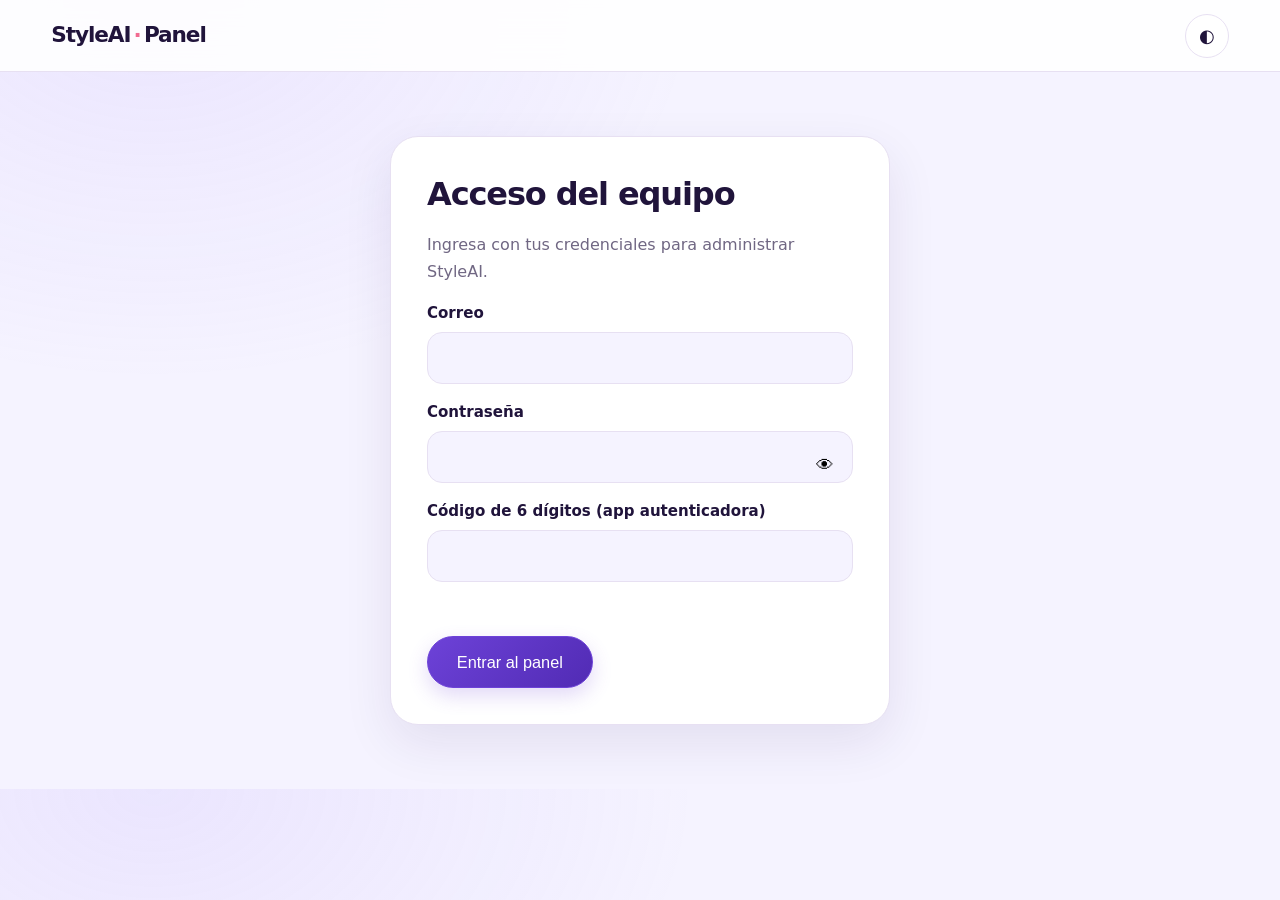
<file: index.html>
<!DOCTYPE html><html lang="es"><head><meta charset="UTF-8"><meta name="viewport" content="width=device-width, initial-scale=1">
<meta name="robots" content="noindex,nofollow"><meta name="theme-color" content="#6d42d8"><title>Panel · StyleAI</title>
<link rel="stylesheet" href="global.css"><link rel="stylesheet" href="admin.css"></head>
<body><header class="top"><span class="logo">StyleAI<span>·</span>Panel</span><nav><button id="btnTema" class="icono" aria-label="Modo claro u oscuro">◐</button><button id="btnSalir" class="btn suave" hidden>Salir</button></nav></header>
<main>
<section id="vLogin" class="caja"><h2>Acceso del equipo</h2><p>Ingresa con tus credenciales para administrar StyleAI.</p><form id="fLogin">
<label>Correo<input id="c" type="email" autocomplete="username" required></label>
<label>Contraseña<span class="campo"><input id="k" type="password" autocomplete="current-password" required><button type="button" class="ojo" aria-label="Mostrar contraseña">👁</button></span></label>
<label>Código de 6 dígitos (app autenticadora)<input id="o" inputmode="numeric" pattern="[0-9]{6}" maxlength="6" autocomplete="one-time-code" required></label>
<p id="m" class="msg" role="alert"></p><button class="btn grande" type="submit">Entrar al panel</button></form></section>
<section id="vPanel" class="caja ancha panel" hidden>
<p>Hola, <b id="quien"></b> · rol: <b id="rol"></b></p>
<div class="tabs" id="menu"></div><div id="cont"></div></section></main>
<script src="config.js"></script><script src="admin.js"></script></body></html>
</file>
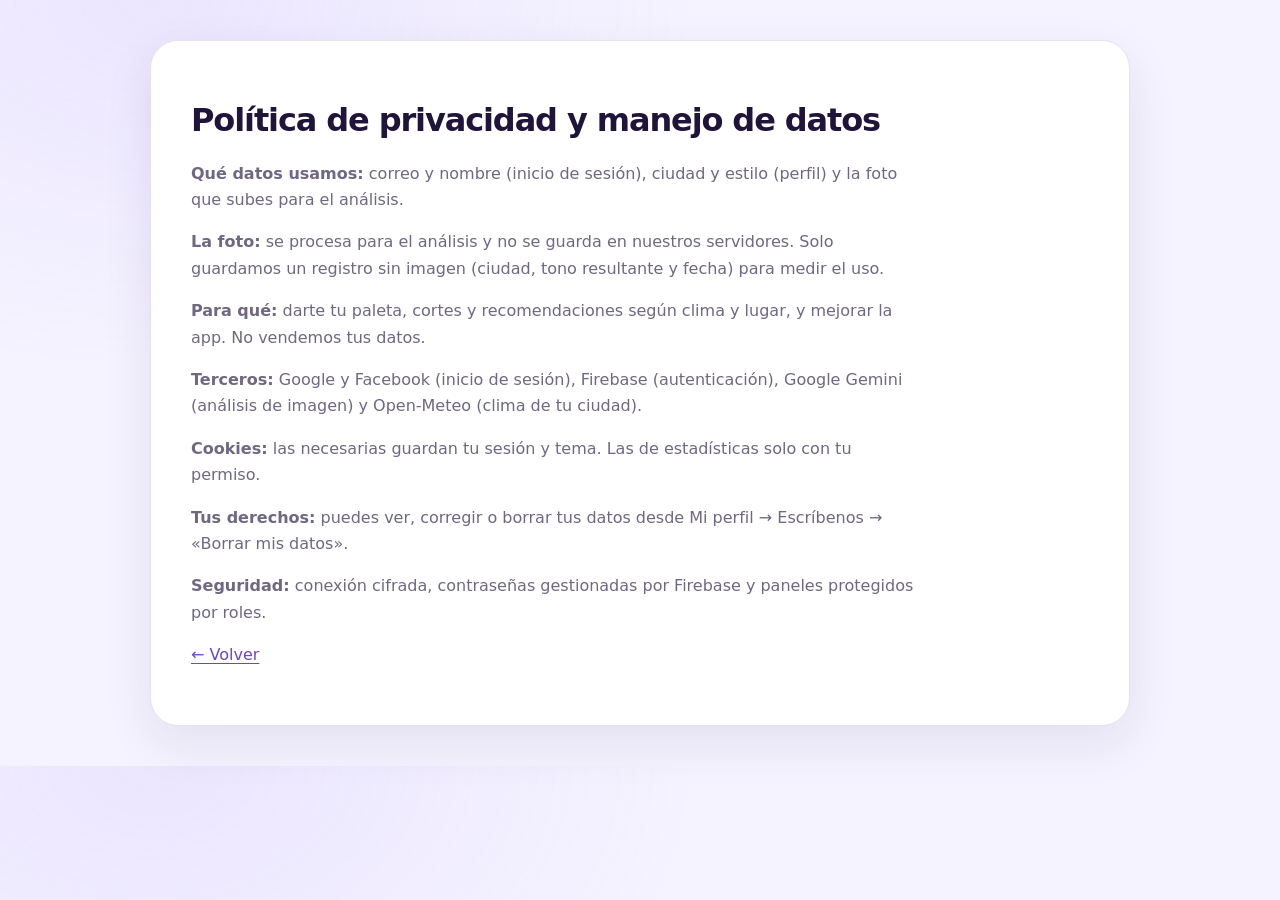
<file: privacidad.html>
<!DOCTYPE html><html lang="es"><head><meta charset="UTF-8"><meta name="viewport" content="width=device-width, initial-scale=1">
<title>Privacidad · StyleAI</title><link rel="stylesheet" href="global.css"></head>
<body><main class="caja ancha texto">
<h1>Política de privacidad y manejo de datos</h1>
<p><b>Qué datos usamos:</b> correo y nombre (inicio de sesión), ciudad y estilo (perfil) y la foto que subes para el análisis.</p>
<p><b>La foto:</b> se procesa para el análisis y no se guarda en nuestros servidores. Solo guardamos un registro sin imagen (ciudad, tono resultante y fecha) para medir el uso.</p>
<p><b>Para qué:</b> darte tu paleta, cortes y recomendaciones según clima y lugar, y mejorar la app. No vendemos tus datos.</p>
<p><b>Terceros:</b> Google y Facebook (inicio de sesión), Firebase (autenticación), Google Gemini (análisis de imagen) y Open-Meteo (clima de tu ciudad).</p>
<p><b>Cookies:</b> las necesarias guardan tu sesión y tema. Las de estadísticas solo con tu permiso.</p>
<p><b>Tus derechos:</b> puedes ver, corregir o borrar tus datos desde Mi perfil → Escríbenos → «Borrar mis datos».</p>
<p><b>Seguridad:</b> conexión cifrada, contraseñas gestionadas por Firebase y paneles protegidos por roles.</p>
<p><a href="index.html">← Volver</a></p></main></body></html>
</file>
<file: global.css>
:root{
  color-scheme:light;
  --bg:#f5f3ff;--ink:#20143b;--muted:#706783;--card:#fff;--line:#e7e0f2;
  --primary:#6d42d8;--primary-dark:#512bb4;--accent:#f16b91;--teal:#22a99a;
  --sun:#f5bd4f;--vio:#6d42d8;--r:22px;--shadow:0 18px 50px rgba(42,25,84,.09);
}
[data-tema=oscuro]{
  color-scheme:dark;--bg:#151126;--ink:#f5f0ff;--muted:#b6abc9;--card:#211a36;
  --line:#39304f;--primary:#a78bfa;--primary-dark:#8b6cf0;--accent:#ff8eaa;
  --teal:#4dd4c2;--sun:#f5ca71;--shadow:0 18px 50px rgba(0,0,0,.24);
}
*{box-sizing:border-box}
html{scroll-behavior:smooth}
body{margin:0;min-width:320px;background:radial-gradient(ellipse at 12% 0%,rgba(167,139,250,.13),transparent 34%),var(--bg);color:var(--ink);font:400 16px/1.65 Inter,"Segoe UI",system-ui,sans-serif;transition:background .2s,color .2s}
h1,h2,h3,.logo{font-family:Inter,"Segoe UI",system-ui,sans-serif;line-height:1.15;letter-spacing:-.035em}
h1,h2,h3{font-weight:800}
h2{font-size:clamp(1.45rem,3vw,2rem);margin:.2rem 0 1.2rem}
h3{font-size:1.12rem}
p{color:var(--muted)}
a{color:var(--primary);text-underline-offset:3px}
[hidden]{display:none!important}
.top{position:sticky;top:0;z-index:20;display:flex;justify-content:space-between;align-items:center;gap:1rem;padding:.85rem clamp(1rem,4vw,3.5rem);background:color-mix(in srgb,var(--card) 88%,transparent);backdrop-filter:blur(16px);border-bottom:1px solid var(--line)}
.top nav{display:flex;align-items:center;gap:.65rem}
.logo{font-size:1.35rem;font-weight:850;color:var(--ink);letter-spacing:-.05em}
.logo span{color:var(--accent);margin:0 .2rem}
.btn{display:inline-flex;justify-content:center;align-items:center;gap:.5rem;min-height:44px;padding:.72rem 1.35rem;border:1px solid var(--primary);border-radius:999px;background:linear-gradient(135deg,var(--primary),var(--primary-dark));color:#fff;font:750 .96rem/1.2 inherit;cursor:pointer;box-shadow:0 8px 20px rgba(109,66,216,.2);transition:transform .18s,box-shadow .18s,filter .18s}
.btn:hover{transform:translateY(-2px);box-shadow:0 12px 25px rgba(109,66,216,.27);filter:brightness(1.04)}
.btn:active{transform:translateY(0)}
.btn:disabled{opacity:.55;cursor:not-allowed;transform:none;box-shadow:none}
.btn.suave{background:var(--card);color:var(--ink);border-color:var(--line);box-shadow:none}
.btn.grande{min-height:52px;padding:.9rem 1.8rem;font-size:1.02rem}
.icono{display:grid;place-items:center;width:44px;height:44px;border:1px solid var(--line);border-radius:50%;background:var(--card);color:var(--ink);cursor:pointer;font-size:1.15rem;transition:.18s}
.icono:hover{border-color:var(--primary);transform:rotate(-8deg)}
:focus-visible{outline:3px solid var(--teal);outline-offset:3px}
main{width:min(100% - 2rem,1120px);margin:clamp(1.5rem,5vw,4rem) auto}
.hero{max-width:960px;margin:0 auto;padding:clamp(2rem,7vw,6rem) 1.2rem;text-align:left}
.hero h1{max-width:13ch;font-size:clamp(2.5rem,7vw,5.2rem);font-weight:850;margin:0 0 1.2rem}
.hero p{max-width:58ch;font-size:clamp(1rem,2vw,1.2rem)}
.paleta-viva{display:flex;gap:.45rem;margin:2.2rem 0}
.paleta-viva i{flex:1;height:clamp(64px,12vw,120px);border-radius:18px;animation:abre .7s both}
.paleta-viva i:nth-child(1){background:#f16b91}.paleta-viva i:nth-child(2){background:#f29a63}.paleta-viva i:nth-child(3){background:#f5c86d}.paleta-viva i:nth-child(4){background:#4db7a7}.paleta-viva i:nth-child(5){background:#668ee8}.paleta-viva i:nth-child(6){background:#7955c8}
@keyframes abre{from{transform:translateY(12px);opacity:0}to{transform:translateY(0);opacity:1}}
.caja{width:min(100%,500px);margin:clamp(1rem,4vw,2.5rem) auto;padding:clamp(1.25rem,4vw,2.25rem);background:var(--card);border:1px solid var(--line);border-radius:28px;box-shadow:var(--shadow)}
.caja.ancha{width:min(100%,980px)}.texto p{max-width:72ch}
label{display:block;margin:1rem 0;color:var(--ink);font-weight:650;font-size:.94rem}
input,select,textarea{display:block;width:100%;min-height:48px;margin-top:.4rem;padding:.78rem 1rem;border:1px solid var(--line);border-radius:15px;background:var(--bg);color:var(--ink);font:inherit;transition:border-color .18s,box-shadow .18s}
input:focus,select:focus,textarea:focus{outline:0;border-color:var(--primary);box-shadow:0 0 0 4px color-mix(in srgb,var(--primary) 15%,transparent)}
textarea{min-height:120px;resize:vertical}
.campo{position:relative;display:block}.campo input{padding-right:3.4rem}
.ojo{position:absolute;right:.55rem;top:50%;transform:translateY(-30%);width:38px;height:38px;border:0;border-radius:50%;background:transparent;cursor:pointer;font-size:1.1rem}
.check{display:flex;align-items:center;gap:.65rem}.check input{width:18px;min-height:18px;margin:0;accent-color:var(--primary)}
.tabs{display:flex;gap:.55rem;flex-wrap:wrap;margin:1rem 0 1.4rem}
.tab{flex:1 1 120px;min-height:44px;padding:.7rem 1rem;border:1px solid var(--line);border-radius:999px;background:var(--bg);color:var(--muted);font:700 .94rem inherit;cursor:pointer;transition:.18s}
.tab:hover{border-color:var(--primary);color:var(--ink)}.tab.on{background:var(--primary);border-color:var(--primary);color:#fff;box-shadow:0 7px 18px rgba(109,66,216,.2)}
.link{display:inline-block;margin-top:.8rem;padding:.2rem 0;border:0;background:none;color:var(--primary);text-decoration:underline;text-underline-offset:3px;cursor:pointer;font:inherit}
[data-tema=oscuro] .link{color:var(--sun)}
.sep{text-align:center;margin:1.2rem 0;color:var(--muted)}
.sociales{display:flex;gap:.7rem}.sociales .btn{flex:1}
.msg{min-height:1.4em;font-weight:650;color:#d34c73}.msg.ok{color:var(--teal)}
.trampa{position:absolute;left:-9999px}
#preview{display:block;width:min(100%,260px);max-height:300px;object-fit:cover;border-radius:20px;border:1px solid var(--line);box-shadow:var(--shadow)}
.sw{display:inline-flex;flex-direction:column;align-items:center;gap:.35rem;margin:.4rem;font-size:.82rem;color:var(--muted)}
.sw i{width:58px;height:58px;border-radius:18px;border:2px solid var(--line);box-shadow:0 5px 14px rgba(0,0,0,.08)}
.res{margin-top:1.5rem;padding:clamp(1rem,3vw,1.6rem);border:1px solid var(--line);border-radius:24px;background:var(--card);box-shadow:var(--shadow)}
.res h3{margin:1.5rem 0 .45rem;color:var(--primary)}.res ul{padding-left:1.3rem;color:var(--muted)}
.cookies{position:fixed;inset:auto 1rem 1rem;max-width:920px;margin:auto;background:var(--card);border:1px solid var(--line);border-radius:22px;padding:1rem 1.2rem;display:flex;gap:.8rem;flex-wrap:wrap;align-items:center;z-index:40;box-shadow:var(--shadow)}
.cookies p{flex:1 1 260px;margin:0}
.como{max-width:960px;margin:0 auto;padding:0 1.2rem 4rem}
.pasos{display:grid;grid-template-columns:repeat(auto-fit,minmax(min(100%,220px),1fr));gap:1rem;padding:0;list-style:none;counter-reset:p}
.pasos li{counter-increment:p;background:var(--card);border:1px solid var(--line);border-radius:22px;padding:1.5rem;position:relative;box-shadow:0 8px 24px rgba(42,25,84,.05)}
.pasos li::before{content:counter(p);position:absolute;top:-.65rem;left:1rem;background:var(--accent);color:#fff;font-weight:850;width:2rem;height:2rem;border-radius:50%;display:grid;place-items:center;box-shadow:0 5px 12px rgba(241,107,145,.25)}
.nota{color:var(--muted);font-size:.9rem}.sw.chico i{width:38px;height:38px;border-radius:13px}
.barra-edit{position:fixed;top:0;left:0;right:0;z-index:50;background:var(--sun);color:#261b36;padding:.7rem 1rem;display:flex;gap:.6rem;align-items:center;flex-wrap:wrap;box-shadow:var(--shadow)}
.barra-edit .btn{min-height:38px;padding:.45rem 1rem;background:#261b36;border-color:#261b36}
.editando .top{top:4rem}
@media(min-width:900px){.caja.ancha{padding:2.5rem}.panel{max-width:1000px}}
@media(max-width:600px){body{font-size:15px}main{width:min(100% - 1rem,1120px);margin:1rem auto}.top{padding:.7rem 1rem}.logo{font-size:1.15rem}.caja{border-radius:22px;padding:1.15rem}.sociales{flex-direction:column}.tabs{gap:.4rem}.tab{flex:1 1 42%}.btn{padding:.7rem 1.05rem}.cookies{inset:auto .5rem .5rem;border-radius:18px}.paleta-viva i{border-radius:12px}}
@media(prefers-reduced-motion:reduce){*,*::before,*::after{scroll-behavior:auto!important;animation:none!important;transition:none!important}}
</file>
<file: admin.css>
.fila{display:grid;grid-template-columns:repeat(auto-fit,minmax(min(100%,155px),1fr));gap:1rem;margin:1.2rem 0}
.kpi{min-width:0;background:linear-gradient(145deg,var(--card),var(--bg));border:1px solid var(--line);border-radius:22px;padding:1.2rem;box-shadow:0 8px 24px rgba(42,25,84,.05)}
.kpi b{display:block;font-size:clamp(1.5rem,3vw,2.2rem);font-weight:850;color:var(--primary);line-height:1.2;margin-bottom:.35rem}
table{width:100%;border-collapse:separate;border-spacing:0;font-size:.92rem;color:var(--ink);min-width:560px}
td,th{padding:.85rem .9rem;border-bottom:1px solid var(--line);text-align:left;vertical-align:top}
th{position:sticky;top:0;background:var(--bg);color:var(--muted);font-size:.78rem;text-transform:uppercase;letter-spacing:.06em}
tbody tr:hover{background:color-mix(in srgb,var(--primary) 5%,transparent)}
.tabla{width:100%;overflow-x:auto;border:1px solid var(--line);border-radius:18px;background:var(--card);margin:1rem 0}
.panel{max-width:1000px}
textarea.codigo{font-family:ui-monospace,SFMono-Regular,Consolas,monospace;min-height:16rem;font-size:.88rem}
.aviso{background:color-mix(in srgb,var(--sun) 16%,var(--card));border:1px solid color-mix(in srgb,var(--sun) 55%,var(--line));border-left:5px solid var(--sun);border-radius:14px;padding:.85rem 1rem}
#vPanel>p{padding:.8rem 1rem;border-radius:14px;background:var(--bg)}
#cont form{max-width:600px;margin:1.5rem 0;padding:1.2rem;background:var(--bg);border:1px solid var(--line);border-radius:20px}
#cont form .btn{margin-top:.5rem}
@media(max-width:600px){.fila{grid-template-columns:repeat(2,minmax(0,1fr))}.kpi{padding:.9rem}.tabla{border-radius:14px}}
</file>
